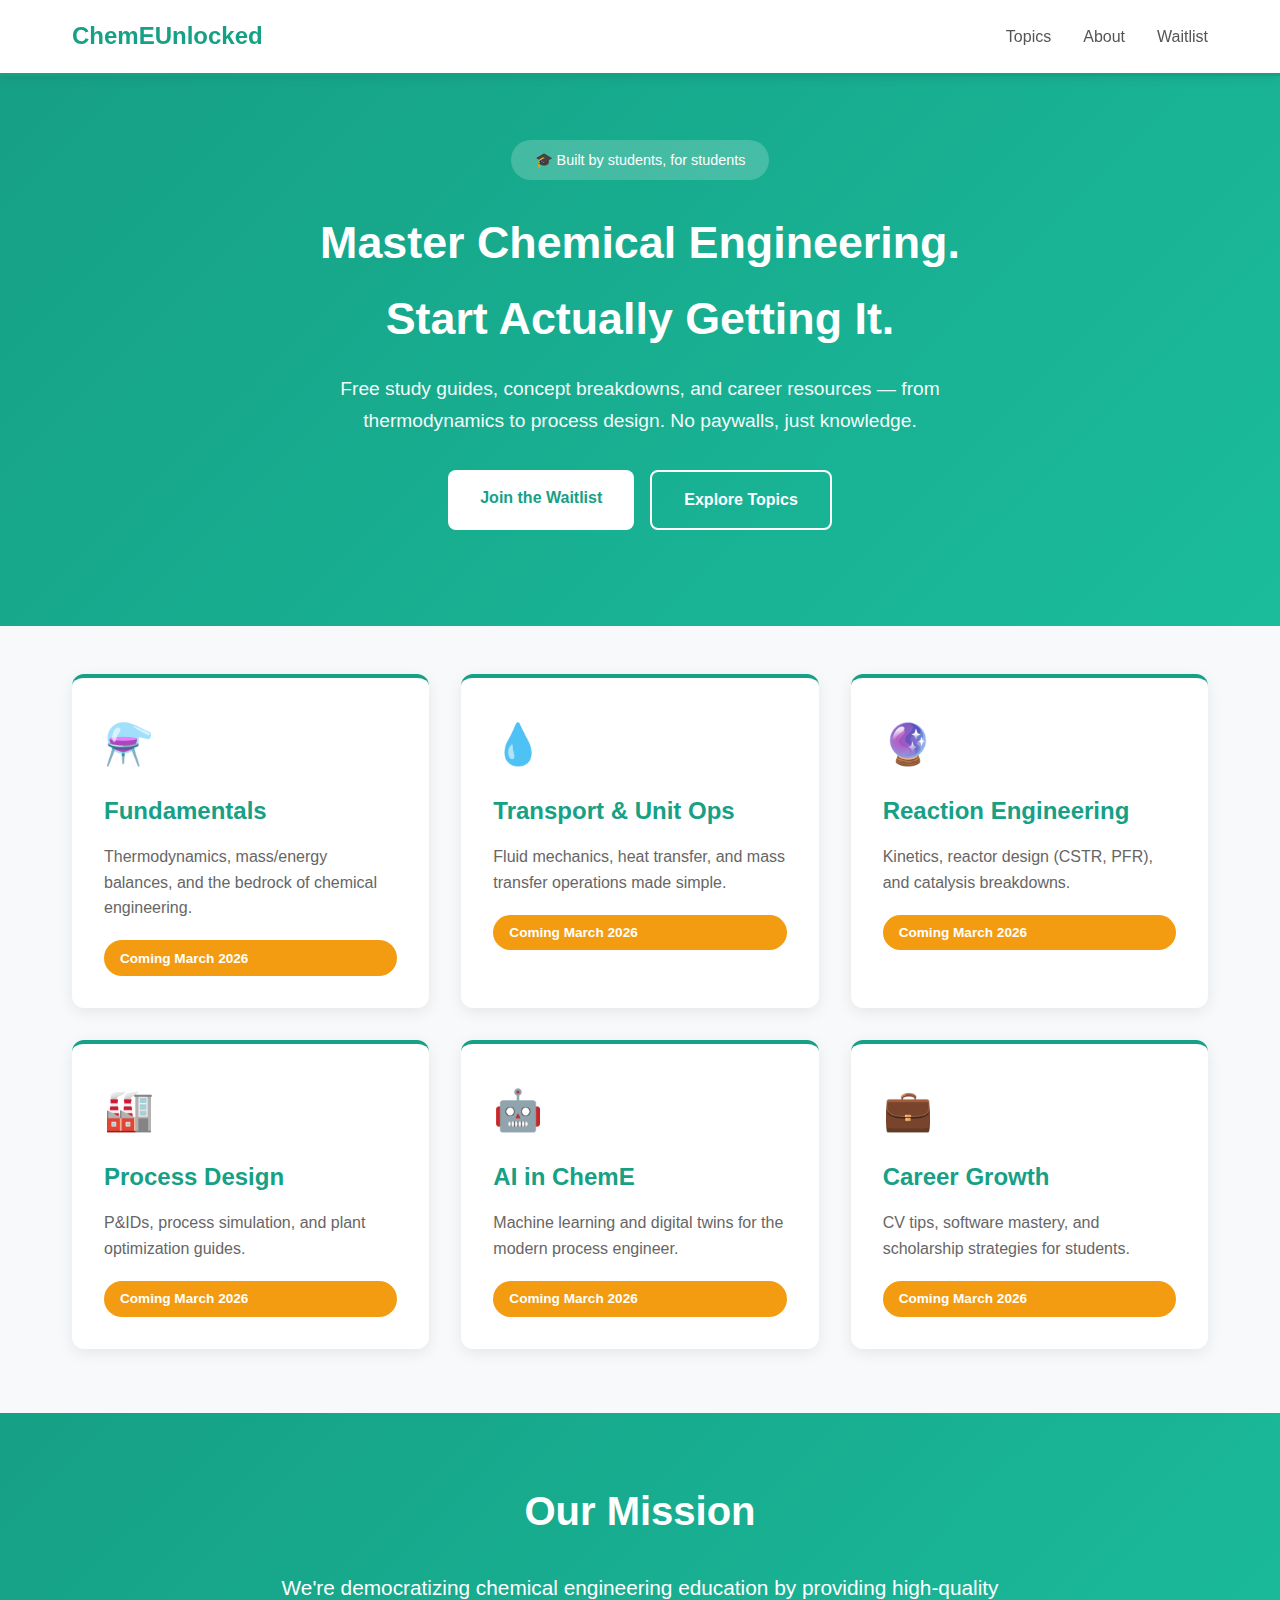
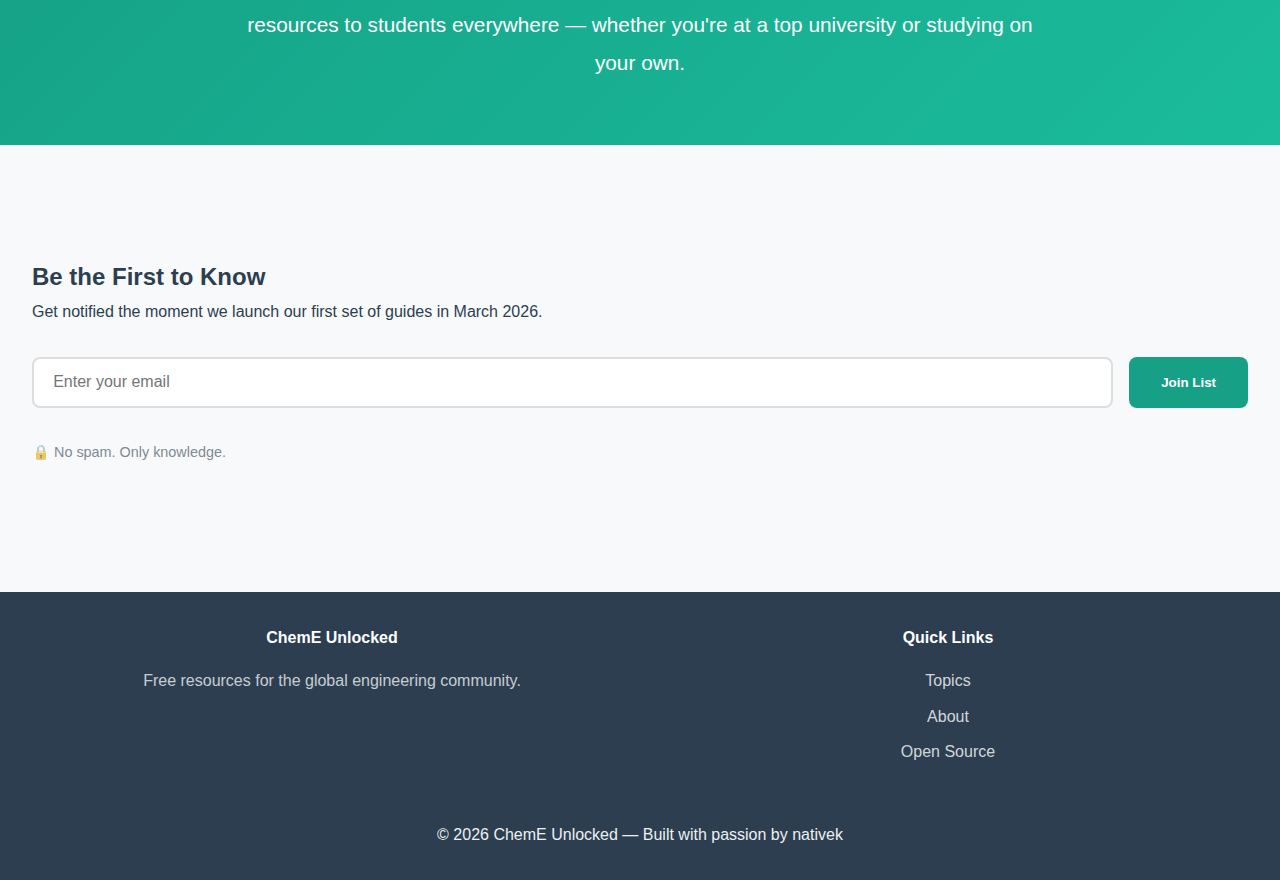
<file: index.html>
<!DOCTYPE html>
<html lang="en">
<head>
  <meta charset="UTF-8">
  <meta name="viewport" content="width=device-width, initial-scale=1.0">
  <title>ChemE Unlocked | Free Chemical Engineering Resources</title>
  <link rel="stylesheet" href="style.css">
  <link rel="preconnect" href="https://fonts.googleapis.com">
  <link rel="preconnect" href="https://fonts.gstatic.com" crossorigin>
  <link href="https://fonts.googleapis.com/css2?family=Inter:wght@400;600;800;900&display=swap" rel="stylesheet">
</head>
<body>

  <!-- Navigation -->
  <nav>
    <div class="nav-container">
      <a href="index.html" class="logo">
        <span style="color:var(--secondary)">ChemE</span>Unlocked
      </a>
      <ul class="nav-links">
        <li><a href="#explore">Topics</a></li>
        <li><a href="about.html">About</a></li>
        <li><a href="#join-waitlist">Waitlist</a></li>
      </ul>
    </div>
  </nav>

  <!-- Hero Section -->
  <header class="hero">
    <div class="hero-badge">🎓 Built by students, for students</div>
    <h1>Master Chemical Engineering. <br><span style="color:var(--accent)">Start Actually Getting It.</span></h1>
    <p class="hero-description">
      Free study guides, concept breakdowns, and career resources — from thermodynamics to process design. No paywalls, just knowledge.
    </p>
    <div class="hero-cta">
      <a href="#join-waitlist" class="btn-primary">Join the Waitlist</a>
      <a href="#explore" class="btn-secondary">Explore Topics</a>
    </div>
  </header>

  <!-- Main Content -->
  <main class="container" id="explore">
    <div class="categories">
      
      <!-- Fundamentals -->
      <div class="category-card" id="fundamentals">
        <div class="category-icon">⚗️</div>
        <h3>Fundamentals</h3>
        <p>Thermodynamics, mass/energy balances, and the bedrock of chemical engineering.</p>
        <div class="coming-soon-badge">Coming March 2026</div>
      </div>

      <!-- Transport -->
      <div class="category-card" id="transport">
        <div class="category-icon">💧</div>
        <h3>Transport & Unit Ops</h3>
        <p>Fluid mechanics, heat transfer, and mass transfer operations made simple.</p>
        <div class="coming-soon-badge">Coming March 2026</div>
      </div>

      <!-- Reaction -->
      <div class="category-card" id="reaction">
        <div class="category-icon">🔮</div>
        <h3>Reaction Engineering</h3>
        <p>Kinetics, reactor design (CSTR, PFR), and catalysis breakdowns.</p>
        <div class="coming-soon-badge">Coming March 2026</div>
      </div>

      <!-- Design -->
      <div class="category-card" id="process">
        <div class="category-icon">🏭</div>
        <h3>Process Design</h3>
        <p>P&IDs, process simulation, and plant optimization guides.</p>
        <div class="coming-soon-badge">Coming March 2026</div>
      </div>

      <!-- AI -->
      <div class="category-card" id="ai">
        <div class="category-icon">🤖</div>
        <h3>AI in ChemE</h3>
        <p>Machine learning and digital twins for the modern process engineer.</p>
        <div class="coming-soon-badge">Coming March 2026</div>
      </div>

      <!-- Career -->
      <div class="category-card" id="career">
        <div class="category-icon">💼</div>
        <h3>Career Growth</h3>
        <p>CV tips, software mastery, and scholarship strategies for students.</p>
        <div class="coming-soon-badge">Coming March 2026</div>
      </div>

    </div>
  </main>

  <!-- Mission Section -->
  <section class="mission">
    <h2 class="section-title-center">Our Mission</h2>
    <p class="mission-text">
      We're democratizing chemical engineering education by providing high-quality resources to students everywhere — whether you're at a top university or studying on your own.
    </p>
  </section>

  <!-- Pre-Launch / Waitlist -->
  <section class="pre-launch-section" id="join-waitlist">
    <h2>Be the First to Know</h2>
    <p>Get notified the moment we launch our first set of guides in March 2026.</p>
    <form class="waitlist-form" onsubmit="handleWaitlist(event)">
      <input type="email" class="email-input" placeholder="Enter your email" required>
      <button type="submit" class="btn-submit">Join List</button>
    </form>
    <p style="opacity: 0.6; font-size: 0.9rem;">🔒 No spam. Only knowledge.</p>
  </section>

  <!-- Footer -->
  <footer>
    <div class="footer-content">
      <div class="footer-col">
        <h4>ChemE Unlocked</h4>
        <p>Free resources for the global engineering community.</p>
      </div>
      <div class="footer-col">
        <h4>Quick Links</h4>
        <ul class="footer-links">
          <li><a href="#explore">Topics</a></li>
          <li><a href="about.html">About</a></li>
          <li><a href="https://github.com/nativek/cheme-unlocked">Open Source</a></li>
        </ul>
      </div>
    </div>
    <div style="text-align: center; margin-top: 3rem; color: var(--gray);">
      © 2026 ChemE Unlocked — Built with passion by nativek
    </div>
  </footer>

  <script>
    function handleWaitlist(e) {
      e.preventDefault();
      const btn = e.target.querySelector('.btn-submit');
      btn.textContent = '✓ Added!';
      btn.style.background = '#00c4cc';
      e.target.querySelector('.email-input').value = '';
    }
  </script>
</body>
</html>
</file>
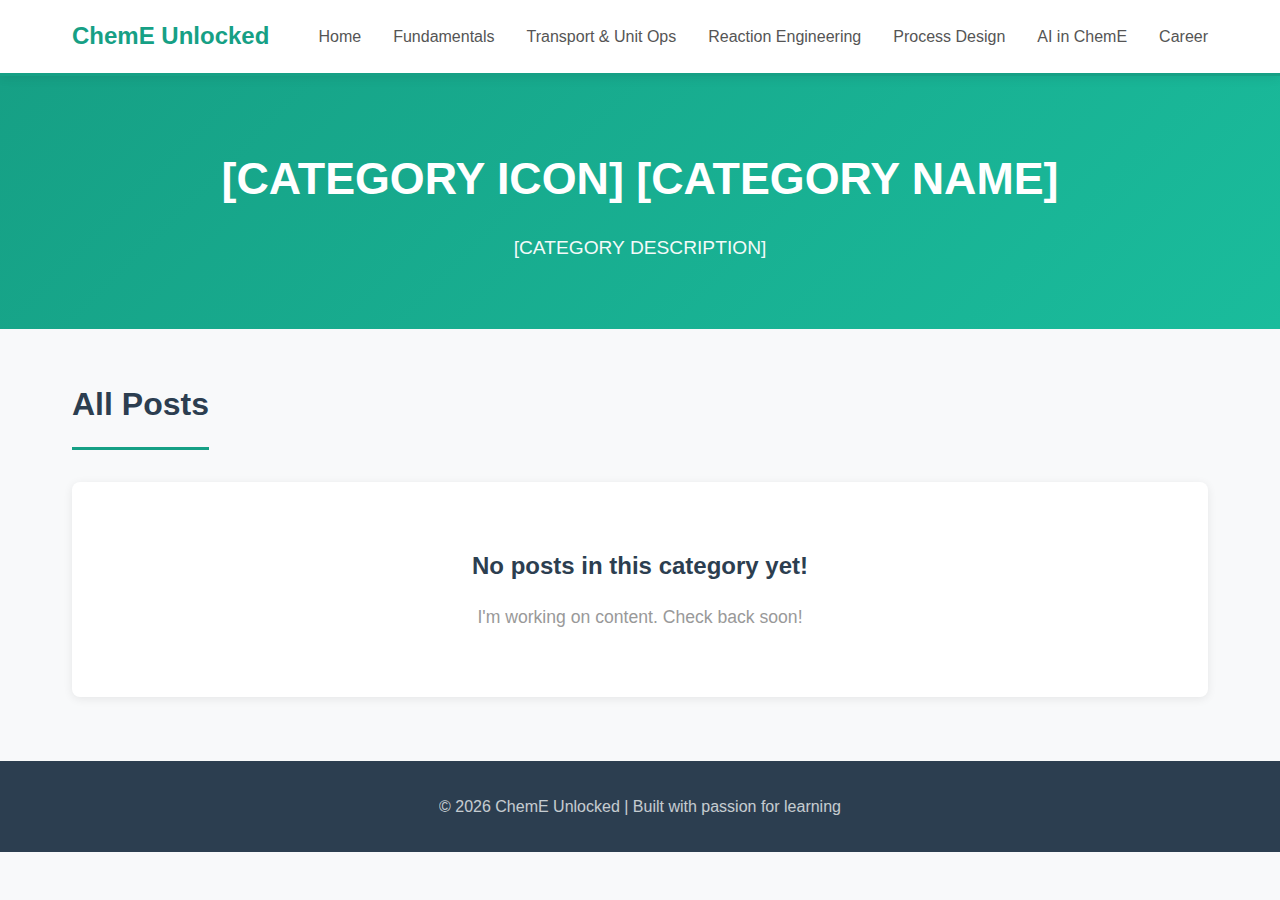
<file: _category-template.html>
<!DOCTYPE html>
<html lang="en">
<head>
  <meta charset="UTF-8">
  <meta name="viewport" content="width=device-width, initial-scale=1.0">
  <title>[CATEGORY NAME] | ChemE Unlocked</title>
  <meta name="description" content="[CATEGORY DESCRIPTION]">
  <link rel="stylesheet" href="style.css">
</head>
<body>
  <!-- Navigation -->
  <nav>
    <div class="nav-container">
      <a href="index.html" class="logo">ChemE Unlocked</a>
      <ul class="nav-links">
        <li><a href="index.html">Home</a></li>
        <li><a href="fundamentals.html">Fundamentals</a></li>
        <li><a href="transport-ops.html">Transport & Unit Ops</a></li>
        <li><a href="reaction-engineering.html">Reaction Engineering</a></li>
        <li><a href="process-design.html">Process Design</a></li>
        <li><a href="ai-cheme.html">AI in ChemE</a></li>
        <li><a href="career.html">Career</a></li>
      </ul>
    </div>
  </nav>

  <!-- Hero Section -->
  <section class="hero">
    <h1>[CATEGORY ICON] [CATEGORY NAME]</h1>
    <p>[CATEGORY DESCRIPTION]</p>
  </section>

  <!-- Main Content -->
  <div class="container">
    <!-- Posts Section (Empty State) -->
    <section class="blog-posts">
      <h2 class="section-title">All Posts</h2>
      <div class="empty-state">
        <h3>No posts in this category yet!</h3>
        <p>I'm working on content. Check back soon!</p>
      </div>
      
      <!-- 
      EXAMPLE POST CARD (Uncomment when you add articles):
      
      <div class="post-grid">
        <div class="post-card">
          <div class="post-content">
            <div class="post-meta">
              <span>📅 February 28, 2026</span>
              <span>⏱️ 10 min read</span>
            </div>
            <h3>Your Article Title Here</h3>
            <p>A brief excerpt or summary of your article goes here. Keep it concise and engaging.</p>
            <a href="posts/article-slug.html" class="read-more">Read more →</a>
          </div>
        </div>
      </div>
      -->
    </section>
  </div>

  <!-- Footer -->
  <footer>
    <p>&copy; 2026 ChemE Unlocked | Built with passion for learning</p>
  </footer>
</body>
</html>
</file>
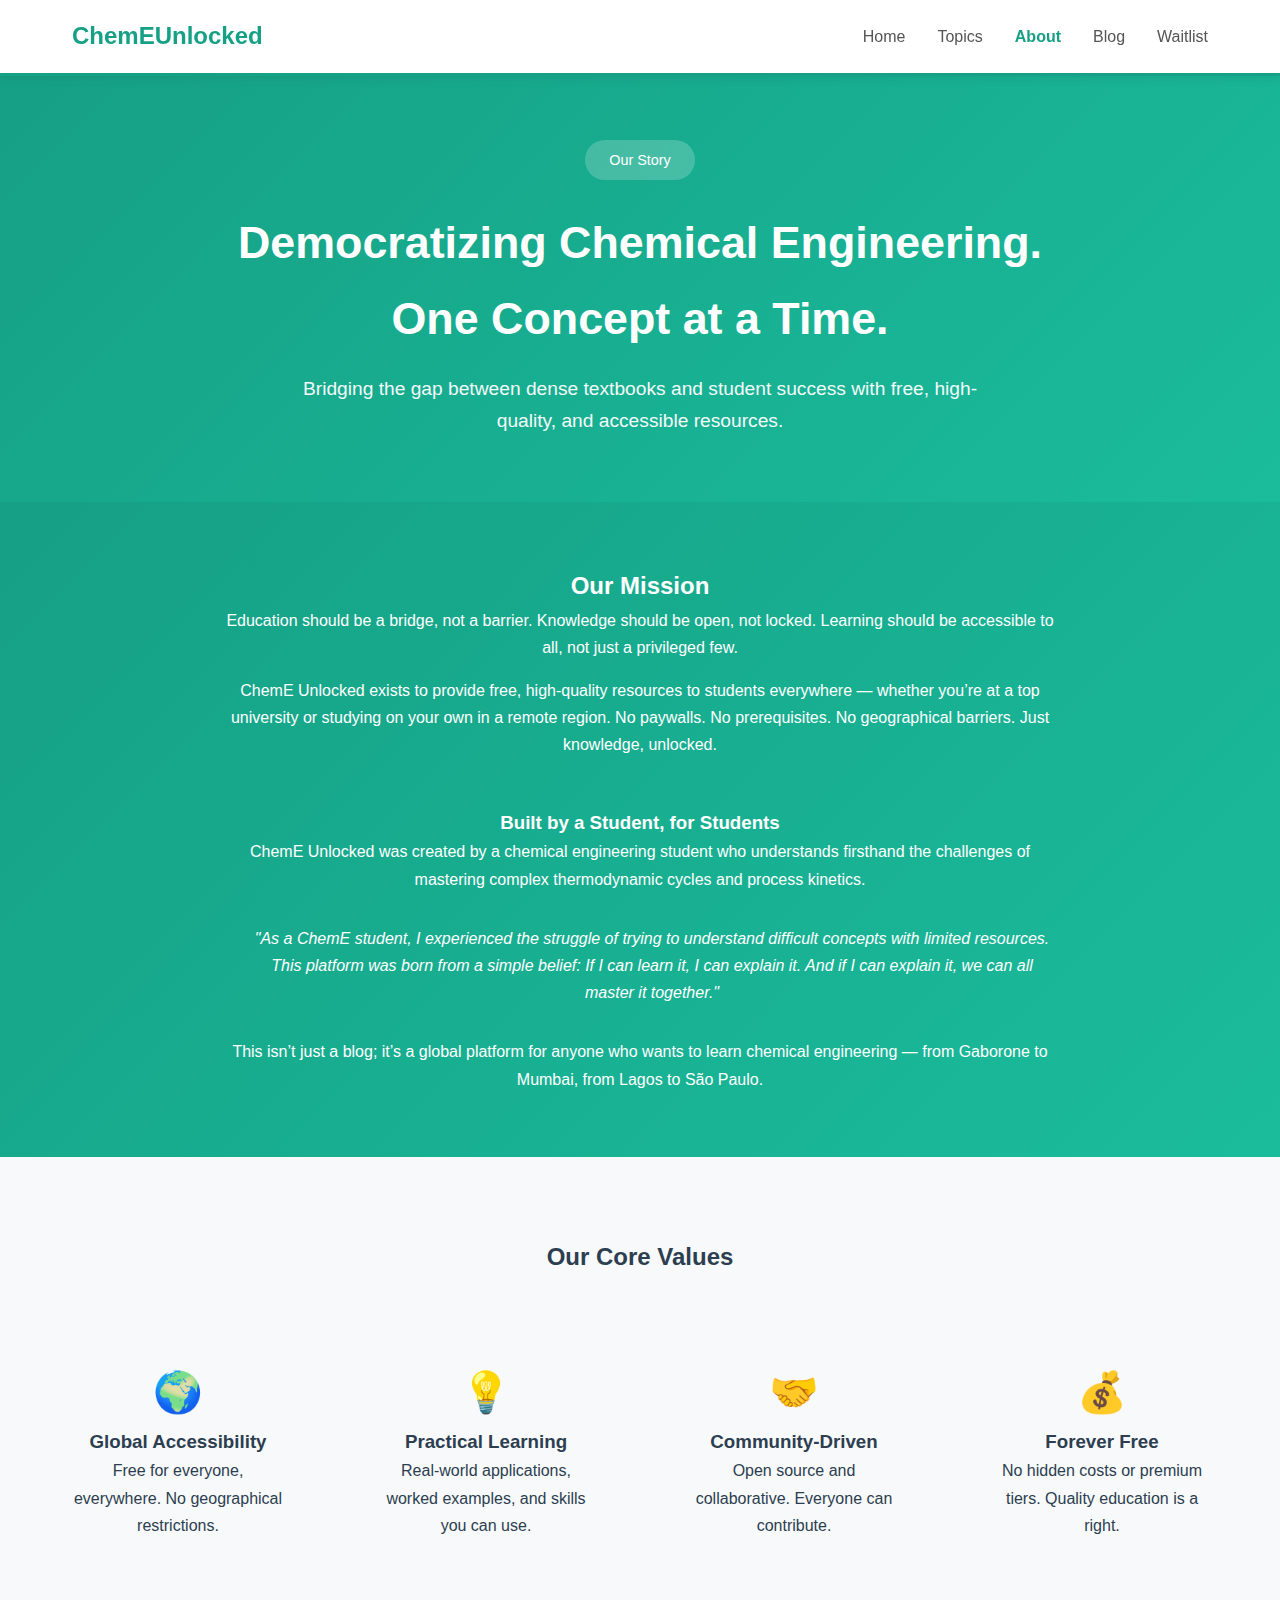
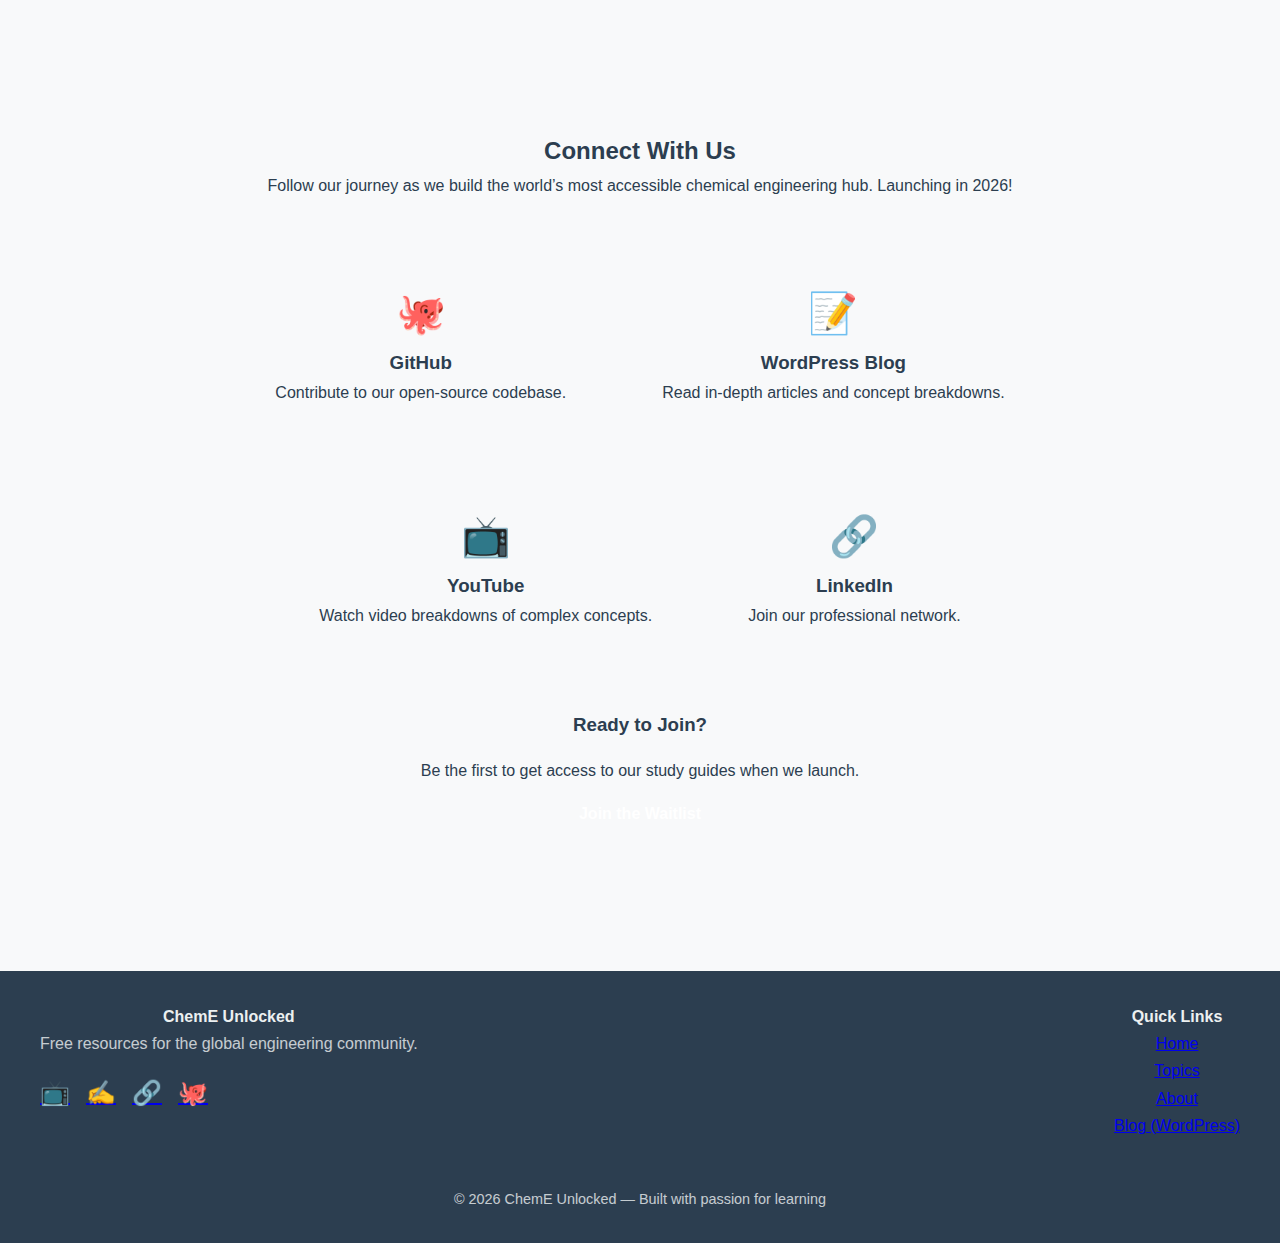
<file: about.html>
<!DOCTYPE html>
<html lang="en">
<head>
  <meta charset="UTF-8">
  <meta name="viewport" content="width=device-width, initial-scale=1.0">
  <meta name="description" content="About ChemE Unlocked — a free chemical engineering learning platform built by students, for students. Our mission, values, and story.">
  <title>About ChemE Unlocked | Our Story &amp; Mission</title>
  <link rel="stylesheet" href="style.css">
  <link rel="preconnect" href="https://fonts.googleapis.com">
  <link rel="preconnect" href="https://fonts.gstatic.com" crossorigin>
  <link href="https://fonts.googleapis.com/css2?family=Inter:wght@400;600;800;900&display=swap" rel="stylesheet">
</head>
<body class="about-page">

  <!-- Navigation -->
  <nav>
    <div class="nav-container">
      <a href="index.html" class="logo">
        <span style="color:var(--secondary)">ChemE</span>Unlocked
      </a>
      <ul class="nav-links">
        <li><a href="index.html">Home</a></li>
        <li><a href="index.html#explore">Topics</a></li>
        <li><a href="about.html" class="active">About</a></li>
        <li><a href="https://chemeunlocked.wordpress.com" target="_blank" rel="noopener">Blog</a></li>
        <li><a href="index.html#join-waitlist">Waitlist</a></li>
      </ul>
    </div>
  </nav>

  <!-- Hero -->
  <section class="hero">
    <div class="hero-content">
      <div class="hero-badge">Our Story</div>
      <h1>Democratizing Chemical Engineering.<br> One Concept at a Time.</h1>
      <p class="hero-description">Bridging the gap between dense textbooks and student success with free, high-quality, and accessible resources.</p>
    </div>
  </section>

  <!-- Mission -->
  <section class="mission">
    <div style="max-width:900px; margin:0 auto; padding:0 2rem;">
      <h2>Our Mission</h2>
      <p>Education should be a bridge, not a barrier. Knowledge should be open, not locked. Learning should be accessible to all, not just a privileged few.</p>
      <p style="margin-top:1rem;">ChemE Unlocked exists to provide free, high-quality resources to students everywhere &mdash; whether you&rsquo;re at a top university or studying on your own in a remote region. No paywalls. No prerequisites. No geographical barriers. Just knowledge, unlocked.</p>

      <h3 style="margin-top:3rem;">Built by a Student, for Students</h3>
      <p>ChemE Unlocked was created by a chemical engineering student who understands firsthand the challenges of mastering complex thermodynamic cycles and process kinetics.</p>
      <blockquote style="border-left:4px solid var(--primary); padding-left:1.5rem; margin:2rem 0; color:var(--gray); font-style:italic;">"As a ChemE student, I experienced the struggle of trying to understand difficult concepts with limited resources. This platform was born from a simple belief: If I can learn it, I can explain it. And if I can explain it, we can all master it together."</blockquote>
      <p>This isn&rsquo;t just a blog; it&rsquo;s a global platform for anyone who wants to learn chemical engineering &mdash; from Gaborone to Mumbai, from Lagos to S&atilde;o Paulo.</p>
    </div>
  </section>

  <!-- Core Values -->
  <section style="padding:5rem 2rem; background:var(--light);">
    <div style="max-width:1200px; margin:0 auto;">
      <h2 style="text-align:center; margin-bottom:3rem;">Our Core Values</h2>
      <div style="display:grid; grid-template-columns:repeat(auto-fit,minmax(250px,1fr)); gap:2rem;">
        <div style="background:var(--white); padding:2rem; border-radius:16px; text-align:center;">
          <div style="font-size:2.5rem;">&#127757;</div>
          <h3>Global Accessibility</h3>
          <p>Free for everyone, everywhere. No geographical restrictions.</p>
        </div>
        <div style="background:var(--white); padding:2rem; border-radius:16px; text-align:center;">
          <div style="font-size:2.5rem;">&#128161;</div>
          <h3>Practical Learning</h3>
          <p>Real-world applications, worked examples, and skills you can use.</p>
        </div>
        <div style="background:var(--white); padding:2rem; border-radius:16px; text-align:center;">
          <div style="font-size:2.5rem;">&#129309;</div>
          <h3>Community-Driven</h3>
          <p>Open source and collaborative. Everyone can contribute.</p>
        </div>
        <div style="background:var(--white); padding:2rem; border-radius:16px; text-align:center;">
          <div style="font-size:2.5rem;">&#128176;</div>
          <h3>Forever Free</h3>
          <p>No hidden costs or premium tiers. Quality education is a right.</p>
        </div>
      </div>
    </div>
  </section>

  <!-- Connect -->
  <section style="padding:5rem 2rem; text-align:center;">
    <h2>Connect With Us</h2>
    <p style="margin-bottom:3rem; color:var(--gray);">Follow our journey as we build the world&rsquo;s most accessible chemical engineering hub. Launching in 2026!</p>
    <div style="display:flex; flex-wrap:wrap; justify-content:center; gap:2rem; max-width:900px; margin:0 auto;">
      <a href="https://github.com/nativek/cheme-unlocked" target="_blank" rel="noopener" style="display:block; background:var(--white); padding:2rem; border-radius:16px; text-decoration:none; color:var(--text); min-width:180px; box-shadow:var(--shadow);">
        <div style="font-size:2.5rem;">&#128025;</div>
        <h3>GitHub</h3>
        <p>Contribute to our open-source codebase.</p>
      </a>
      <a href="https://chemeunlocked.wordpress.com" target="_blank" rel="noopener" style="display:block; background:var(--white); padding:2rem; border-radius:16px; text-decoration:none; color:var(--text); min-width:180px; box-shadow:var(--shadow);">
        <div style="font-size:2.5rem;">&#128221;</div>
        <h3>WordPress Blog</h3>
        <p>Read in-depth articles and concept breakdowns.</p>
      </a>
      <a href="https://youtube.com" target="_blank" rel="noopener" style="display:block; background:var(--white); padding:2rem; border-radius:16px; text-decoration:none; color:var(--text); min-width:180px; box-shadow:var(--shadow);">
        <div style="font-size:2.5rem;">&#128250;</div>
        <h3>YouTube</h3>
        <p>Watch video breakdowns of complex concepts.</p>
      </a>
      <a href="https://linkedin.com" target="_blank" rel="noopener" style="display:block; background:var(--white); padding:2rem; border-radius:16px; text-decoration:none; color:var(--text); min-width:180px; box-shadow:var(--shadow);">
        <div style="font-size:2.5rem;">&#128279;</div>
        <h3>LinkedIn</h3>
        <p>Join our professional network.</p>
      </a>
    </div>
    <div style="margin-top:3rem;">
      <h3>Ready to Join?</h3>
      <p style="margin:1rem 0;">Be the first to get access to our study guides when we launch.</p>
      <a href="index.html#join-waitlist" class="btn-primary" style="background:var(--secondary); color:white; padding:1rem 2.5rem; border-radius:12px; text-decoration:none; font-weight:700;">Join the Waitlist</a>
    </div>
  </section>

  <!-- Footer -->
  <footer>
    <div class="footer-content">
      <div>
        <h4>ChemE Unlocked</h4>
        <p>Free resources for the global engineering community.</p>
        <div style="margin-top:1rem; display:flex; gap:1rem; font-size:1.5rem;">
          <a href="https://youtube.com" target="_blank" rel="noopener">&#128250;</a>
          <a href="https://medium.com" target="_blank" rel="noopener">&#9997;&#65039;</a>
          <a href="https://linkedin.com" target="_blank" rel="noopener">&#128279;</a>
          <a href="https://github.com/nativek/cheme-unlocked" target="_blank" rel="noopener">&#128025;</a>
        </div>
      </div>
      <div>
        <h4>Quick Links</h4>
        <ul style="list-style:none;">
          <li><a href="index.html">Home</a></li>
          <li><a href="index.html#explore">Topics</a></li>
          <li><a href="about.html">About</a></li>
          <li><a href="https://chemeunlocked.wordpress.com" target="_blank" rel="noopener">Blog (WordPress)</a></li>
        </ul>
      </div>
    </div>
    <p style="text-align:center; margin-top:3rem; color:var(--gray); font-size:0.9rem;">&copy; 2026 ChemE Unlocked &mdash; Built with passion for learning</p>
  </footer>

</body>
</html>
</file>
<file: style.css>
/* ChemE Unlocked - Clean Blog Design */

* {
  margin: 0;
  padding: 0;
  box-sizing: border-box;
}

body {
  font-family: -apple-system, BlinkMacSystemFont, 'Segoe UI', Roboto, Oxygen, Ubuntu, sans-serif;
  line-height: 1.7;
  color: #2c3e50;
  background: #f8f9fa;
}

/* Navigation */
nav {
  background: #fff;
  box-shadow: 0 2px 10px rgba(0,0,0,0.08);
  position: sticky;
  top: 0;
  z-index: 1000;
  border-bottom: 3px solid #16a085;
}

.nav-container {
  max-width: 1200px;
  margin: 0 auto;
  padding: 1rem 2rem;
  display: flex;
  justify-content: space-between;
  align-items: center;
}

.logo {
  font-size: 1.5rem;
  font-weight: 700;
  color: #16a085;
  text-decoration: none;
}

.nav-links {
  list-style: none;
  display: flex;
  gap: 2rem;
}

.nav-links a {
  text-decoration: none;
  color: #555;
  font-weight: 500;
  transition: color 0.3s;
}

.nav-links a:hover {
  color: #16a085;
}

/* Hero Section */
.hero {
  background: linear-gradient(135deg, #16a085 0%, #1abc9c 100%);
  color: white;
  padding: 4rem 2rem;
  text-align: center;
}

.hero h1 {
  font-size: 2.8rem;
  margin-bottom: 1rem;
  font-weight: 700;
}

.hero p {
  font-size: 1.2rem;
  opacity: 0.95;
  max-width: 700px;
  margin: 0 auto;
}

/* Container */
.container {
  max-width: 1200px;
  margin: 3rem auto;
  padding: 0 2rem;
}

/* Categories Section */
.categories {
  display: grid;
  grid-template-columns: repeat(auto-fit, minmax(300px, 1fr));
  gap: 2rem;
  margin-bottom: 4rem;
}

.category-card {
  background: white;
  border-radius: 12px;
  padding: 2rem;
  box-shadow: 0 4px 15px rgba(0,0,0,0.08);
  transition: transform 0.3s, box-shadow 0.3s;
  border-top: 4px solid #16a085;
}

.category-card:hover {
  transform: translateY(-5px);
  box-shadow: 0 8px 25px rgba(0,0,0,0.12);
}

.category-card h3 {
  color: #16a085;
  font-size: 1.5rem;
  margin-bottom: 0.8rem;
}

.category-card p {
  color: #666;
  line-height: 1.6;
  margin-bottom: 1.2rem;
}

.category-card a {
  color: #16a085;
  text-decoration: none;
  font-weight: 600;
  display: inline-flex;
  align-items: center;
  gap: 0.5rem;
  transition: gap 0.3s;
}

.category-card a:hover {
  gap: 0.8rem;
}

/* Blog Posts Section */
.blog-posts {
  margin-bottom: 4rem;
}

.section-title {
  font-size: 2rem;
  color: #2c3e50;
  margin-bottom: 2rem;
  padding-bottom: 1rem;
  border-bottom: 3px solid #16a085;
  display: inline-block;
}

.post-grid {
  display: grid;
  grid-template-columns: repeat(auto-fit, minmax(320px, 1fr));
  gap: 2rem;
}

.post-card {
  background: white;
  border-radius: 8px;
  overflow: hidden;
  box-shadow: 0 2px 10px rgba(0,0,0,0.08);
  transition: transform 0.3s, box-shadow 0.3s;
}

.post-card:hover {
  transform: translateY(-3px);
  box-shadow: 0 6px 20px rgba(0,0,0,0.12);
}

.post-content {
  padding: 1.5rem;
}

.post-meta {
  color: #999;
  font-size: 0.9rem;
  margin-bottom: 0.8rem;
  display: flex;
  gap: 1rem;
}

.post-card h3 {
  color: #2c3e50;
  font-size: 1.3rem;
  margin-bottom: 0.8rem;
  line-height: 1.4;
}

.post-card p {
  color: #666;
  line-height: 1.6;
  margin-bottom: 1rem;
}

.read-more {
  color: #16a085;
  text-decoration: none;
  font-weight: 600;
  display: inline-flex;
  align-items: center;
  gap: 0.4rem;
}

.read-more:hover {
  gap: 0.7rem;
}

/* Article Page */
article {
  max-width: 800px;
  margin: 2rem auto;
  background: white;
  padding: 3rem;
  border-radius: 8px;
  box-shadow: 0 4px 15px rgba(0,0,0,0.08);
}

article h1 {
  color: #2c3e50;
  font-size: 2.5rem;
  margin-bottom: 1rem;
  line-height: 1.3;
}

article .article-meta {
  color: #999;
  font-size: 0.95rem;
  margin-bottom: 2rem;
  padding-bottom: 1rem;
  border-bottom: 2px solid #eee;
}

article h2 {
  color: #16a085;
  font-size: 1.8rem;
  margin: 2rem 0 1rem;
}

article p {
  margin-bottom: 1.2rem;
  line-height: 1.8;
}

article code {
  background: #f4f4f4;
  padding: 0.2rem 0.5rem;
  border-radius: 4px;
  font-family: 'Courier New', monospace;
  color: #e74c3c;
}

article pre {
  background: #2c3e50;
  color: #ecf0f1;
  padding: 1.5rem;
  border-radius: 8px;
  overflow-x: auto;
  margin: 1.5rem 0;
}

article ul, article ol {
  margin-left: 2rem;
  margin-bottom: 1.2rem;
}

article li {
  margin-bottom: 0.5rem;
}

/* Footer */
footer {
  background: #2c3e50;
  color: #ecf0f1;
  text-align: center;
  padding: 2rem;
  margin-top: 4rem;
}

footer p {
  opacity: 0.8;
}

/* Empty State */
.empty-state {
  text-align: center;
  padding: 4rem 2rem;
  background: white;
  border-radius: 8px;
  box-shadow: 0 2px 10px rgba(0,0,0,0.08);
}

.empty-state h3 {
  color: #2c3e50;
  font-size: 1.5rem;
  margin-bottom: 1rem;
}

.empty-state p {
  color: #999;
  font-size: 1.1rem;
}

/* Responsive */
@media (max-width: 768px) {
  .nav-container {
    flex-direction: column;
    gap: 1rem;
  }
  
  .nav-links {
    flex-wrap: wrap;
    justify-content: center;
    gap: 1rem;
  }
  
  .hero h1 {
    font-size: 2rem;
  }
  
  .container {
    margin: 2rem auto;
  }
  
  article {
    padding: 2rem 1.5rem;
  }
}

/* ===== GLOBAL BRAND UPGRADES ===== */

/* Hero Badge */
.hero-badge {
    background: rgba(255,255,255,0.2);
    color: white;
    padding: 0.5rem 1.5rem;
    border-radius: 30px;
    font-size: 0.9rem;
    margin-bottom: 1.5rem;
    display: inline-block;
    font-weight: 500;
}

.hero-subtitle {
    font-size: 1.5rem;
    margin: 1rem 0 0.5rem;
    font-weight: 600;
}

.hero-description {
    font-size: 1.1rem;
    margin-bottom: 2rem;
    opacity: 0.95;
}

/* CTA Buttons */
.hero-cta {
    display: flex;
    gap: 1rem;
    justify-content: center;
    margin: 2rem 0;
}

.btn-primary, .btn-secondary {
    padding: 0.9rem 2rem;
    border-radius: 8px;
    text-decoration: none;
    font-weight: 600;
    font-size: 1rem;
    transition: all 0.3s ease;
}

.btn-primary {
    background: white;
    color: #16a085;
}

.btn-primary:hover {
    transform: translateY(-2px);
    box-shadow: 0 10px 25px rgba(0,0,0,0.2);
}

.btn-secondary {
    background: transparent;
    color: white;
    border: 2px solid white;
}

.btn-secondary:hover {
    background: white;
    color: #16a085;
}

/* Stats Bar */
.stats-bar {
    display: flex;
    justify-content: center;
    gap: 3rem;
    margin-top: 2rem;
    padding: 1.5rem;
    background: rgba(255,255,255,0.1);
    border-radius: 12px;
}

.stat-item {
    text-align: center;
}

.stat-number {
    display: block;
    font-size: 2rem;
    font-weight: 700;
    color: white;
}

.stat-label {
    display: block;
    font-size: 0.9rem;
    color: rgba(255,255,255,0.8);
    margin-top: 0.3rem;
}

/* Mission Section */
.mission {
    background: linear-gradient(135deg, #16a085 0%, #1abc9c 100%);
    padding: 4rem 2rem;
    color: white;
    text-align: center;
}

.mission-text {
    font-size: 1.3rem;
    max-width: 800px;
    margin: 1.5rem auto 0;
    line-height: 1.8;
    font-weight: 400;
}

.section-title-center {
    text-align: center;
    font-size: 2.5rem;
    color: white;
    margin-bottom: 1rem;
}

/* Category Footer Updates */
.category-footer {
    display: flex;
    justify-content: space-between;
    align-items: center;
    margin-top: 1.5rem;
}

.coming-soon-badge {
    background: #f39c12;
    color: white;
    padding: 0.4rem 1rem;
    border-radius: 20px;
    font-size: 0.85rem;
    font-weight: 600;
}

.category-link {
    color: #16a085;
    text-decoration: none;
    font-weight: 600;
    transition: all 0.2s;
}

.category-link:hover {
    color: #138d75;
    transform: translateX(3px);
}

/* Pre-Launch Section */
.pre-launch-section {
    background: #f8f9fa;
    padding: 4rem 2rem;
    margin: 3rem 0;
    border-radius: 12px;
}

.pre-launch-box {
    max-width: 600px;
    margin: 0 auto;
    text-align: center;
}

.pre-launch-box h2 {
    color: #2c3e50;
    margin-bottom: 1rem;
}

.waitlist-form {
    display: flex;
    gap: 1rem;
    margin: 2rem 0;
}

.email-input {
    flex: 1;
    padding: 0.9rem 1.2rem;
    border: 2px solid #ddd;
    border-radius: 8px;
    font-size: 1rem;
}

.btn-submit {
    padding: 0.9rem 2rem;
    background: #16a085;
    color: white;
    border: none;
    border-radius: 8px;
    font-weight: 600;
    cursor: pointer;
    transition: all 0.3s;
}

.btn-submit:hover {
    background: #138d75;
    transform: translateY(-2px);
}

.privacy-note {
    font-size: 0.9rem;
    color: #7f8c8d;
    margin-top: 1rem;
}

/* Founder Section */
.founder-section {
    padding: 4rem 2rem;
    background: white;
}

.founder-card {
    max-width: 800px;
    margin: 2rem auto;
    padding: 2rem;
    background: #f8f9fa;
    border-radius: 12px;
    border-left: 5px solid #16a085;
}

.founder-content h3 {
    color: #2c3e50;
    margin-bottom: 1rem;
}

.founder-content p {
    color: #34495e;
    line-height: 1.8;
    margin-bottom: 1rem;
}

.founder-quote {
    font-style: italic;
    color: #16a085;
    font-size: 1.1rem;
    font-weight: 600;
    margin-top: 1.5rem;
}

/* Why Section */
.why-section {
    background: #ecf0f1;
    padding: 4rem 2rem;
}

.why-section .section-title-center {
    color: #2c3e50;
}

.why-grid {
    display: grid;
    grid-template-columns: repeat(auto-fit, minmax(250px, 1fr));
    gap: 2rem;
    max-width: 1000px;
    margin: 2rem auto;
}

.why-card {
    background: white;
    padding: 2rem;
    border-radius: 12px;
    text-align: center;
    box-shadow: 0 4px 12px rgba(0,0,0,0.1);
    transition: all 0.3s;
}

.why-card:hover {
    transform: translateY(-5px);
    box-shadow: 0 8px 20px rgba(0,0,0,0.15);
}

.why-icon {
    font-size: 3rem;
    margin-bottom: 1rem;
}

.why-card h3 {
    color: #2c3e50;
    margin-bottom: 0.8rem;
}

.why-card p {
    color: #7f8c8d;
    line-height: 1.6;
}

/* Footer Enhancement */
.footer-content {
    display: flex;
    justify-content: space-between;
    flex-wrap: wrap;
    gap: 2rem;
    max-width: 1200px;
    margin: 0 auto 2rem;
}

.footer-col {
    flex: 1;
    min-width: 200px;
}

.footer-col h4 {
    color: white;
    margin-bottom: 1rem;
}

.footer-links {
    list-style: none;
    padding: 0;
}

.footer-links li {
    margin-bottom: 0.5rem;
}

.footer-links a {
    color: rgba(255,255,255,0.8);
    text-decoration: none;
    transition: color 0.2s;
}

.footer-links a:hover {
    color: white;
}

/* Responsive */
@media (max-width: 768px) {
    .hero-cta {
        flex-direction: column;
        align-items: center;
    }
    
    .stats-bar {
        flex-direction: column;
        gap: 1.5rem;
    }
    
    .waitlist-form {
        flex-direction: column;
    }
    
    .why-grid {
        grid-template-columns: 1fr;
    }
}

/* ===== ABOUT PAGE STYLES ===== */

/* About Hero */
.about-hero {
    background: linear-gradient(135deg, #16a085 0%, #1abc9c 100%);
    min-height: 300px;
}

/* About Sections */
.about-section {
    padding: 4rem 2rem;
    margin: 0 auto;
    max-width: 1200px;
}

.about-section .section-title {
    font-size: 2.5rem;
    color: #2c3e50;
    margin-bottom: 2rem;
}

/* Mission Content */
.mission-content {
    max-width: 900px;
}

.lead-text {
    font-size: 1.4rem;
    font-weight: 600;
    color: #16a085;
    margin-bottom: 1.5rem;
    line-height: 1.8;
}

.mission-content p {
    font-size: 1.1rem;
    line-height: 1.8;
    color: #34495e;
    margin-bottom: 1rem;
}

/* Founder Story */
.founder-section-about {
    background: #f8f9fa;
}

.founder-story {
    max-width: 900px;
}

.founder-intro, .founder-why, .founder-vision {
    margin-bottom: 3rem;
}

.founder-story h3 {
    font-size: 1.8rem;
    color: #2c3e50;
    margin-bottom: 1.2rem;
}

.founder-story p {
    font-size: 1.1rem;
    line-height: 1.8;
    color: #34495e;
    margin-bottom: 1rem;
}

.founder-quote-large {
    background: linear-gradient(135deg, #16a085 0%, #1abc9c 100%);
    padding: 2.5rem;
    border-radius: 12px;
    border-left: 5px solid #138d75;
    margin: 3rem 0;
}

.founder-quote-large p {
    font-size: 1.4rem;
    font-style: italic;
    color: white;
    font-weight: 600;
    margin: 0;
    line-height: 1.8;
}

/* Values Section */
.values-section {
    background: white;
}

.values-grid {
    display: grid;
    grid-template-columns: repeat(auto-fit, minmax(300px, 1fr));
    gap: 2.5rem;
    margin-top: 3rem;
}

.value-card {
    background: #f8f9fa;
    padding: 2.5rem;
    border-radius: 12px;
    text-align: center;
    transition: all 0.3s;
    border: 2px solid transparent;
}

.value-card:hover {
    transform: translateY(-5px);
    border-color: #16a085;
    box-shadow: 0 10px 25px rgba(22, 160, 133, 0.1);
}

.value-icon {
    font-size: 3.5rem;
    margin-bottom: 1.5rem;
}

.value-card h3 {
    font-size: 1.5rem;
    color: #2c3e50;
    margin-bottom: 1rem;
}

.value-card p {
    color: #7f8c8d;
    line-height: 1.7;
    font-size: 1rem;
}

/* Connect Section */
.connect-section {
    background: #ecf0f1;
    text-align: center;
}

.connect-intro {
    font-size: 1.2rem;
    color: #34495e;
    max-width: 800px;
    margin: 1.5rem auto 3rem;
    line-height: 1.8;
}

/* Social Links Large Cards */
.social-links-large {
    display: grid;
    grid-template-columns: repeat(auto-fit, minmax(280px, 1fr));
    gap: 2rem;
    max-width: 1000px;
    margin: 0 auto 4rem;
}

.social-link-card {
    background: white;
    padding: 2.5rem;
    border-radius: 12px;
    text-decoration: none;
    transition: all 0.3s;
    box-shadow: 0 4px 12px rgba(0,0,0,0.1);
    position: relative;
}

.social-link-card:hover {
    transform: translateY(-8px);
    box-shadow: 0 12px 30px rgba(0,0,0,0.15);
}

.social-link-card.linkedin:hover {
    border-top: 4px solid #0077b5;
}

.social-link-card.twitter:hover {
    border-top: 4px solid #1da1f2;
}

.social-link-card.github:hover {
    border-top: 4px solid #333;
}

.social-link-card .social-icon {
    font-size: 3rem;
    margin-bottom: 1rem;
}

.social-link-card h3 {
    color: #2c3e50;
    margin-bottom: 0.8rem;
    font-size: 1.5rem;
}

.social-link-card p {
    color: #7f8c8d;
    margin-bottom: 1.5rem;
    line-height: 1.6;
}

.link-arrow {
    color: #16a085;
    font-size: 1.5rem;
    font-weight: bold;
    position: absolute;
    bottom: 2rem;
    right: 2rem;
    transition: all 0.2s;
}

.social-link-card:hover .link-arrow {
    transform: translateX(5px);
}

/* CTA Box */
.cta-box {
    background: white;
    padding: 3rem;
    border-radius: 12px;
    max-width: 600px;
    margin: 0 auto;
    box-shadow: 0 8px 20px rgba(0,0,0,0.1);
}

.cta-box h3 {
    color: #2c3e50;
    font-size: 1.8rem;
    margin-bottom: 1rem;
}

.cta-box p {
    color: #7f8c8d;
    margin-bottom: 1.5rem;
    font-size: 1.1rem;
}

.cta-box .btn-primary {
    padding: 1rem 2.5rem;
    font-size: 1.1rem;
}

/* Social Links Footer */
.social-links-footer {
    display: flex;
    gap: 1.5rem;
    margin-top: 1rem;
}

.social-links-footer a {
    font-size: 1.8rem;
    text-decoration: none;
    transition: all 0.2s;
    opacity: 0.8;
}

.social-links-footer a:hover {
    opacity: 1;
    transform: scale(1.2);
}

/* Active Navigation Link */
.nav-links a.active {
    color: #16a085;
    font-weight: 600;
}

/* Responsive About Page */
@media (max-width: 768px) {
    .about-section {
        padding: 3rem 1.5rem;
    }
    
    .values-grid {
        grid-template-columns: 1fr;
    }
    
    .social-links-large {
        grid-template-columns: 1fr;
    }
    
    .founder-quote-large {
        padding: 2rem;
    }
    
    .founder-quote-large p {
        font-size: 1.2rem;
    }
}


/* ===== MOBILE HAMBURGER NAV ===== */
.nav-toggle {
  display: none;
  background: none;
  border: none;
  font-size: 1.6rem;
  cursor: pointer;
  color: #16a085;
  padding: 0.2rem 0.5rem;
  line-height: 1;
}

.category-icon {
  font-size: 2.5rem;
  margin-bottom: 0.8rem;
  display: block;
}

@media (max-width: 768px) {
  .nav-toggle {
    display: block;
  }
  .nav-links {
    display: none;
    flex-direction: column;
    width: 100%;
    background: #fff;
    padding: 1rem 0;
    gap: 0;
  }
  .nav-links.open {
    display: flex;
  }
  .nav-links li {
    border-top: 1px solid #f0f0f0;
  }
  .nav-links a {
    display: block;
    padding: 0.8rem 2rem;
  }
  .nav-container {
    flex-wrap: wrap;
  }
  .hero h1 {
    font-size: 2rem;
  }
  .hero h1 br {
    display: none;
  }
}
</file>
